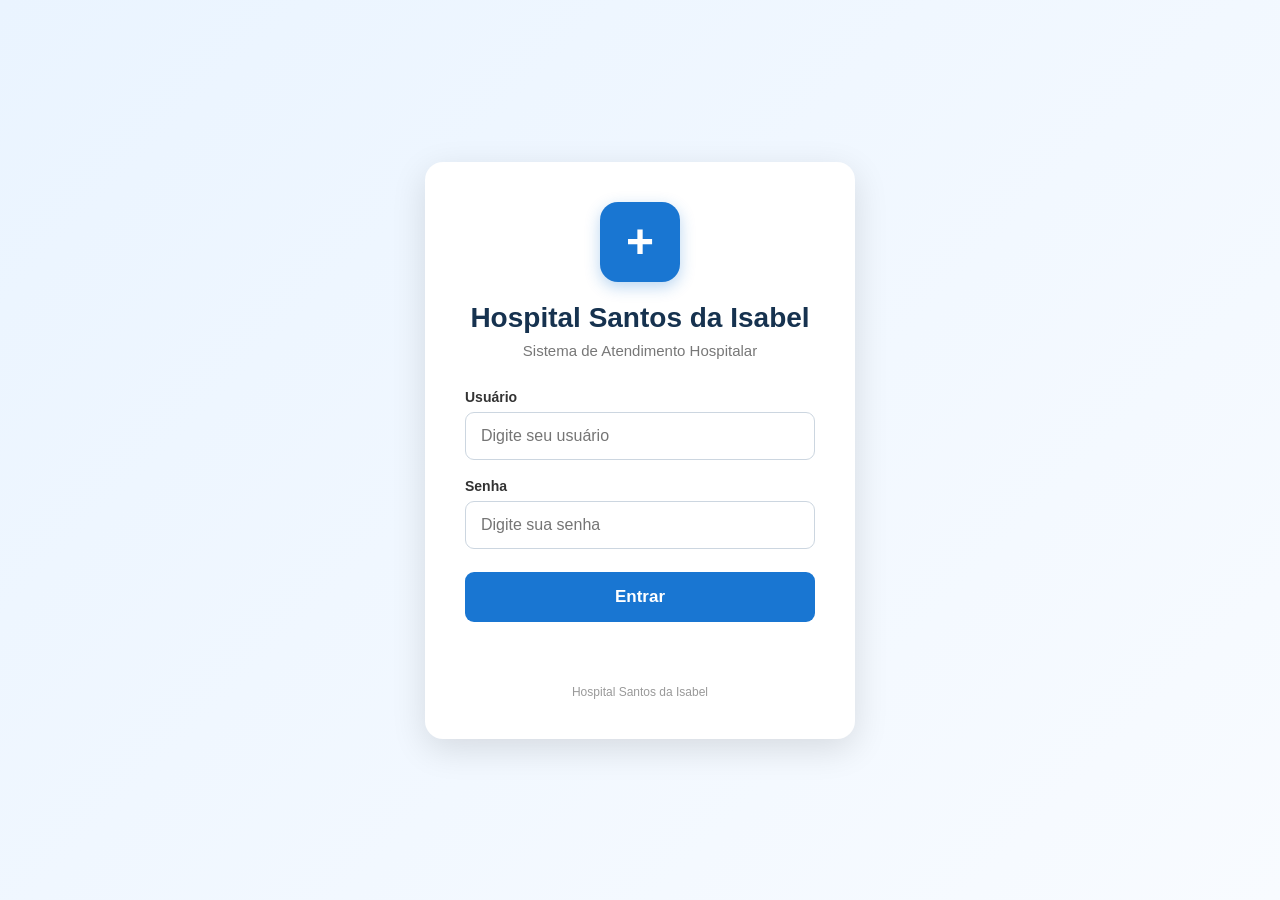
<file: frontend/index.html>
<!DOCTYPE html>
<html lang="pt-BR">

<head>
  <meta charset="UTF-8">
  <meta name="viewport" content="width=device-width, initial-scale=1.0">

  <title>Hospital Santos da Isabel</title>

  <style>
    * {
      box-sizing: border-box;
      margin: 0;
      padding: 0;
      font-family: Arial, Helvetica, sans-serif;
    }

    body {
      min-height: 100vh;
      background: linear-gradient(135deg, #eaf4ff, #f8fbff);
      display: flex;
      justify-content: center;
      align-items: center;
      padding: 20px;
    }

    .container {
      width: 100%;
      max-width: 430px;
      background: white;
      padding: 40px;
      border-radius: 18px;
      box-shadow: 0 10px 35px rgba(0, 0, 0, 0.12);
      text-align: center;
    }

    .logo {
      width: 80px;
      height: 80px;
      margin: 0 auto 20px;
      background: #1976d2;
      border-radius: 18px;
      display: flex;
      justify-content: center;
      align-items: center;
      color: white;
      font-size: 48px;
      font-weight: bold;
      box-shadow: 0 5px 15px rgba(25, 118, 210, 0.3);
    }

    .logo::before {
      content: "+";
    }

    h1 {
      color: #16324f;
      font-size: 28px;
      margin-bottom: 8px;
    }

    .subtitulo {
      color: #777;
      font-size: 15px;
      margin-bottom: 30px;
    }

    .campo {
      text-align: left;
      margin-bottom: 18px;
    }

    .campo label {
      display: block;
      color: #333;
      font-weight: bold;
      margin-bottom: 7px;
      font-size: 14px;
    }

    .campo input {
      width: 100%;
      height: 48px;
      padding: 0 15px;
      border: 1px solid #ccd6e0;
      border-radius: 9px;
      outline: none;
      font-size: 16px;
      transition: 0.2s;
    }

    .campo input:focus {
      border-color: #1976d2;
      box-shadow: 0 0 0 3px rgba(25, 118, 210, 0.12);
    }

    button {
      width: 100%;
      height: 50px;
      border: none;
      border-radius: 9px;
      background: #1976d2;
      color: white;
      font-size: 17px;
      font-weight: bold;
      cursor: pointer;
      transition: 0.2s;
      margin-top: 5px;
    }

    button:hover {
      background: #125ca8;
      transform: translateY(-1px);
    }

    button:disabled {
      background: #8bb8df;
      cursor: not-allowed;
      transform: none;
    }

    #mensagem {
      margin-top: 18px;
      font-size: 14px;
      min-height: 20px;
    }

    .erro {
      color: #d32f2f;
    }

    .sucesso {
      color: #2e7d32;
    }

    .rodape {
      margin-top: 25px;
      color: #999;
      font-size: 12px;
    }
  </style>
</head>

<body>

  <div class="container">

    <div class="logo"></div>

    <h1>Hospital Santos da Isabel</h1>

    <p class="subtitulo">
      Sistema de Atendimento Hospitalar
    </p>

    <div class="campo">
      <label for="usuario">Usuário</label>
      <input
        id="usuario"
        type="text"
        placeholder="Digite seu usuário"
        autocomplete="username"
      >
    </div>

    <div class="campo">
      <label for="senha">Senha</label>
      <input
        id="senha"
        type="password"
        placeholder="Digite sua senha"
        autocomplete="current-password"
      >
    </div>

    <button id="btnEntrar" onclick="login()">
      Entrar
    </button>

    <div id="mensagem"></div>

    <div class="rodape">
      Hospital Santos da Isabel
    </div>

  </div>


  <script>

    function login() {

      const usuario = document.getElementById("usuario").value.trim();
      const senha = document.getElementById("senha").value;

      const mensagem = document.getElementById("mensagem");
      const botao = document.getElementById("btnEntrar");

      mensagem.textContent = "";
      mensagem.className = "";

      if (!usuario || !senha) {
        mensagem.textContent = "Digite o usuário e a senha.";
        mensagem.className = "erro";
        return;
      }

      botao.disabled = true;
      botao.textContent = "Entrando...";

      fetch("/login", {

        method: "POST",

        headers: {
          "Content-Type": "application/json"
        },

        body: JSON.stringify({
          usuario: usuario,
          senha: senha
        })

      })

      .then(response => {

        if (!response.ok) {
          throw new Error("Usuário ou senha inválidos.");
        }

        return response.json();

      })

      .then(data => {

        if (data.tipo === "triagem") {
          window.location.href = "triagem.html";
        }

        else if (data.tipo === "medico") {
          window.location.href = "medico.html";
        }

        else if (data.tipo === "atendimento") {
          window.location.href = "atendimento.html";
        }

        else {
          mensagem.textContent = "Tipo de usuário não reconhecido.";
          mensagem.className = "erro";

          botao.disabled = false;
          botao.textContent = "Entrar";
        }

      })

      .catch(error => {

        console.error(error);

        mensagem.textContent = "Usuário ou senha inválidos.";
        mensagem.className = "erro";

        botao.disabled = false;
        botao.textContent = "Entrar";

      });

    }

    // Permite apertar Enter para fazer login
    document.getElementById("senha").addEventListener("keydown", function(event) {

      if (event.key === "Enter") {
        login();
      }

    });

  </script>

</body>

</html>
</file>
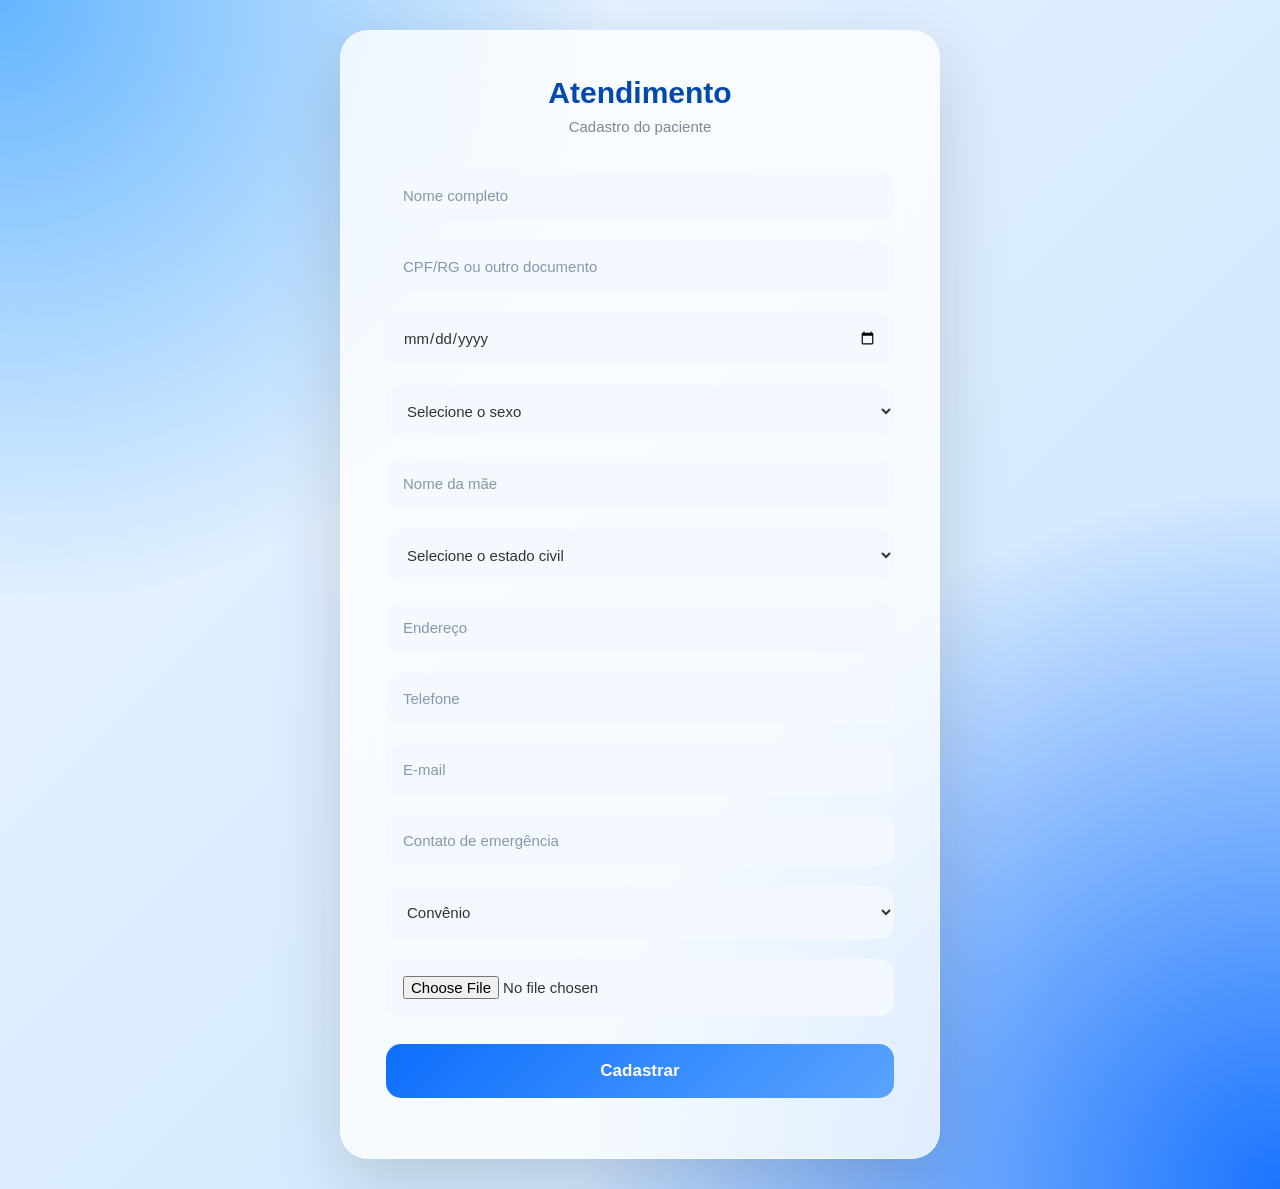
<file: frontend/atendimento.html>
<!DOCTYPE html>
<html lang="pt-BR">

<head>
  <meta charset="UTF-8">
  <meta name="viewport" content="width=device-width, initial-scale=1.0">

  <title>Atendimento - Hospital Santos da Isabel</title>

  <link rel="stylesheet" href="./css/style.css">
</head>

<body>

  <div class="container">

    <h2>Atendimento</h2>

    <p class="subtitulo">
      Cadastro do paciente
    </p>


    <input
      id="nome"
      type="text"
      placeholder="Nome completo"
      required
    >


    <input
      id="documento"
      type="text"
      placeholder="CPF/RG ou outro documento"
      required
    >


    <input
      id="dataNascimento"
      type="date"
      required
    >


    <select id="sexo" required>

      <option value="">
        Selecione o sexo
      </option>

      <option value="Homem">
        Homem
      </option>

      <option value="Mulher">
        Mulher
      </option>

    </select>


    <input
      id="nomeMae"
      type="text"
      placeholder="Nome da mãe"
    >


    <select id="estadoCivil">

      <option value="">
        Selecione o estado civil
      </option>

      <option value="Solteiro">
        Solteiro(a)
      </option>

      <option value="Casado">
        Casado(a)
      </option>

      <option value="Divorciado">
        Divorciado(a)
      </option>

      <option value="Viuvo">
        Viúvo(a)
      </option>

      <option value="UniaoEstavel">
        União estável
      </option>

    </select>


    <input
      id="endereco"
      type="text"
      placeholder="Endereço"
    >


    <input
      id="telefone"
      type="tel"
      placeholder="Telefone"
    >


    <input
      id="email"
      type="email"
      placeholder="E-mail"
    >


    <input
      id="contatoEmergencia"
      type="text"
      placeholder="Contato de emergência"
    >


    <select id="tipo">

      <option value="Convenio">
        Convênio
      </option>

      <option value="Particular">
        Particular
      </option>

    </select>


    <input
      type="file"
      id="foto"
      accept="image/*"
    >


    <button
      type="button"
      id="btnCadastrar"
      onclick="cadastrar()"
    >
      Cadastrar
    </button>


    <div id="mensagem"></div>

  </div>


  <script>

    async function cadastrar() {

      const botao = document.getElementById("btnCadastrar");
      const mensagem = document.getElementById("mensagem");


      // Pega os dados
      const nome = document.getElementById("nome").value.trim();

      const documento =
        document.getElementById("documento").value.trim();

      const dataNascimento =
        document.getElementById("dataNascimento").value;

      const sexo =
        document.getElementById("sexo").value;

      const nomeMae =
        document.getElementById("nomeMae").value.trim();

      const estadoCivil =
        document.getElementById("estadoCivil").value;

      const endereco =
        document.getElementById("endereco").value.trim();

      const telefone =
        document.getElementById("telefone").value.trim();

      const email =
        document.getElementById("email").value.trim();

      const contatoEmergencia =
        document.getElementById("contatoEmergencia").value.trim();

      const tipo =
        document.getElementById("tipo").value;


      // Validação
      if (!nome) {

        alert("Digite o nome completo do paciente.");
        return;

      }


      if (!documento) {

        alert("Digite o CPF, RG ou outro documento.");
        return;

      }


      if (!dataNascimento) {

        alert("Informe a data de nascimento.");
        return;

      }


      if (!sexo) {

        alert("Selecione o sexo.");
        return;

      }


      // Desativa o botão
      botao.disabled = true;
      botao.textContent = "Cadastrando...";

      mensagem.textContent = "";


      try {

        const resposta = await fetch("/atendimento", {

          method: "POST",

          headers: {

            "Content-Type": "application/json"

          },

          body: JSON.stringify({

            nome: nome,

            // Campo novo
            documento: documento,

            // Mantém compatibilidade caso o backend
            // ainda esteja usando "cpf"
            cpf: documento,

            dataNascimento: dataNascimento,

            sexo: sexo,

            nomeMae: nomeMae,

            estadoCivil: estadoCivil,

            endereco: endereco,

            telefone: telefone,

            email: email,

            contatoEmergencia: contatoEmergencia,

            tipo: tipo

          })

        });


        // Verifica se o servidor respondeu corretamente
        if (!resposta.ok) {

          const textoErro = await resposta.text();

          console.error(
            "Erro do servidor:",
            resposta.status,
            textoErro
          );

          throw new Error(
            "Erro ao cadastrar paciente."
          );

        }


        // Tenta receber JSON
        const data = await resposta.json();

        console.log("Paciente cadastrado:", data);


        alert(
          "Paciente cadastrado com sucesso!"
        );


        // Vai para a triagem
        window.location.href = "/triagem.html";


      } catch (erro) {

        console.error(erro);

        mensagem.textContent =
          "Não foi possível cadastrar o paciente.";

        mensagem.className = "erro";

        alert(
          "Erro ao cadastrar o paciente. Verifique se o servidor está funcionando."
        );


        botao.disabled = false;

        botao.textContent = "Cadastrar";

      }

    }

  </script>

</body>

</html>
</file>
<file: frontend/css/style.css>
/* ===========================
        RESET
=========================== */

* {
    margin: 0;
    padding: 0;
    box-sizing: border-box;
    font-family: "Poppins", "Segoe UI", sans-serif;
}


/* ===========================
        FUNDO
=========================== */

body {
    min-height: 100vh;

    display: flex;
    justify-content: center;
    align-items: center;

    padding: 30px;

    background:
        radial-gradient(
            circle at top left,
            #64b5ff 0%,
            transparent 35%
        ),
        radial-gradient(
            circle at bottom right,
            #1b74ff 0%,
            transparent 40%
        ),
        linear-gradient(
            135deg,
            #edf6ff,
            #c8e2ff
        );
}


/* ===========================
        CARD
=========================== */

.container {
    width: 600px;
    max-width: 100%;

    padding: 45px;

    display: flex;
    flex-direction: column;
    align-items: stretch;

    gap: 0;

    border-radius: 28px;

    background: rgba(255, 255, 255, 0.78);

    backdrop-filter: blur(20px);

    border: 1px solid rgba(255, 255, 255, 0.4);

    box-shadow:
        0 25px 70px rgba(0, 0, 0, 0.15);

    animation: entrada 0.7s ease;
}


/* ===========================
        ANIMAÇÃO
=========================== */

@keyframes entrada {

    from {
        opacity: 0;
        transform: translateY(30px);
    }

    to {
        opacity: 1;
        transform: translateY(0);
    }

}


/* ===========================
        LOGO
=========================== */

.logo {

    width: 110px;
    height: 110px;

    margin: 0 auto 25px;

    border-radius: 50%;

    background:
        linear-gradient(
            135deg,
            #0d6efd,
            #59a7ff
        );

    display: flex;

    justify-content: center;
    align-items: center;

    box-shadow:
        0 15px 35px rgba(13, 110, 253, 0.45);
}


/* ===========================
        CRUZ MÉDICA
=========================== */

.cross {

    width: 22px;
    height: 60px;

    background: white;

    border-radius: 5px;

    position: relative;
}


.cross::after {

    content: "";

    position: absolute;

    width: 60px;
    height: 22px;

    background: white;

    top: 19px;
    left: -19px;

    border-radius: 5px;
}


/* ===========================
        TÍTULO
=========================== */

h1,
h2 {

    color: #004aad;

    font-size: 30px;

    text-align: center;

    margin-bottom: 8px;
}


.subtitulo {

    text-align: center;

    color: #7a869a;

    margin-bottom: 25px;

    font-size: 15px;
}


/* ===========================
        CAMPOS
=========================== */

/*
   TODOS OS CAMPOS FICAM
   UM EMBAIXO DO OUTRO
*/

input,
select,
textarea {

    width: 100%;

    display: block;

    padding: 17px;

    margin: 10px 0;

    border: none;

    border-radius: 15px;

    background: #f4f8ff;

    font-size: 15px;

    color: #333;

    transition: 0.35s;
}


/* ===========================
        HOVER
=========================== */

input:hover,
select:hover,
textarea:hover {

    background: #eef5ff;
}


/* ===========================
        FOCO
=========================== */

input:focus,
select:focus,
textarea:focus {

    outline: none;

    background: white;

    transform: scale(1.01);

    box-shadow:
        0 0 0 4px rgba(13, 110, 253, 0.15);
}


/* ===========================
        PLACEHOLDER
=========================== */

input::placeholder,
textarea::placeholder {

    color: #8a96a8;
}


/* ===========================
        SELECT
=========================== */

select {

    cursor: pointer;

}


/* ===========================
        BOTÃO
=========================== */

button {

    width: 100%;

    padding: 17px;

    margin-top: 18px;

    border: none;

    border-radius: 15px;

    background:
        linear-gradient(
            135deg,
            #0d6efd,
            #5aa4ff
        );

    color: white;

    font-size: 17px;

    font-weight: 600;

    cursor: pointer;

    transition: 0.35s;
}


button:hover {

    transform: translateY(-3px);

    box-shadow:
        0 15px 35px rgba(13, 110, 253, 0.35);
}


button:active {

    transform: scale(0.98);
}


button:disabled {

    opacity: 0.7;

    cursor: not-allowed;

    transform: none;
}


/* ===========================
        MENSAGEM
=========================== */

#mensagem {

    text-align: center;

    margin-top: 15px;

    font-size: 14px;
}


.erro {

    color: #d32f2f;
}


.sucesso {

    color: #2e7d32;
}


/* ===========================
        FOOTER
=========================== */

.footer {

    margin-top: 25px;

    text-align: center;

    color: #6b7280;

    font-size: 13px;
}


/* ===========================
        RESPONSIVO
=========================== */

@media (max-width: 600px) {

    body {

        padding: 15px;

    }


    .container {

        width: 100%;

        padding: 30px 22px;

        border-radius: 20px;

    }


    .logo {

        width: 90px;
        height: 90px;

        margin-bottom: 20px;

    }


    h1,
    h2 {

        font-size: 25px;

    }


    input,
    select,
    textarea {

        padding: 15px;

        font-size: 14px;

    }


    button {

        padding: 15px;

    }

}
</file>
